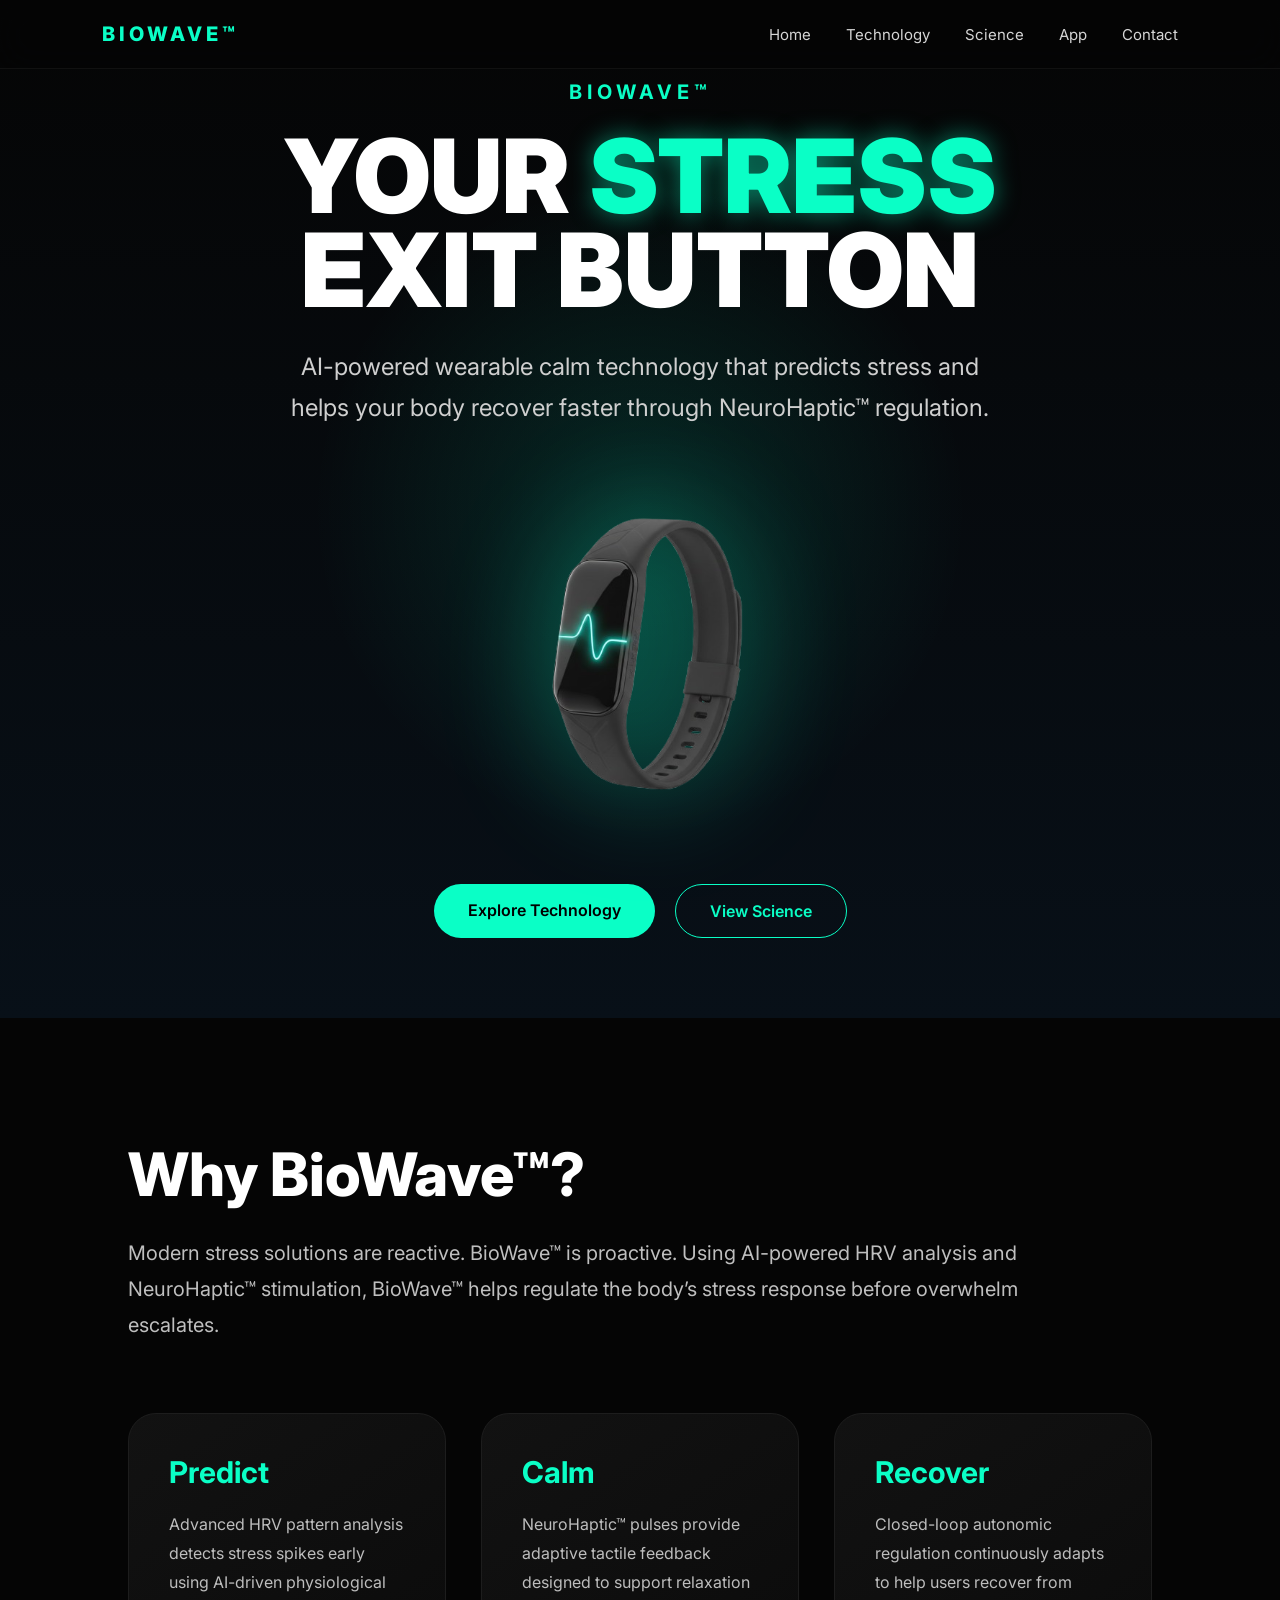
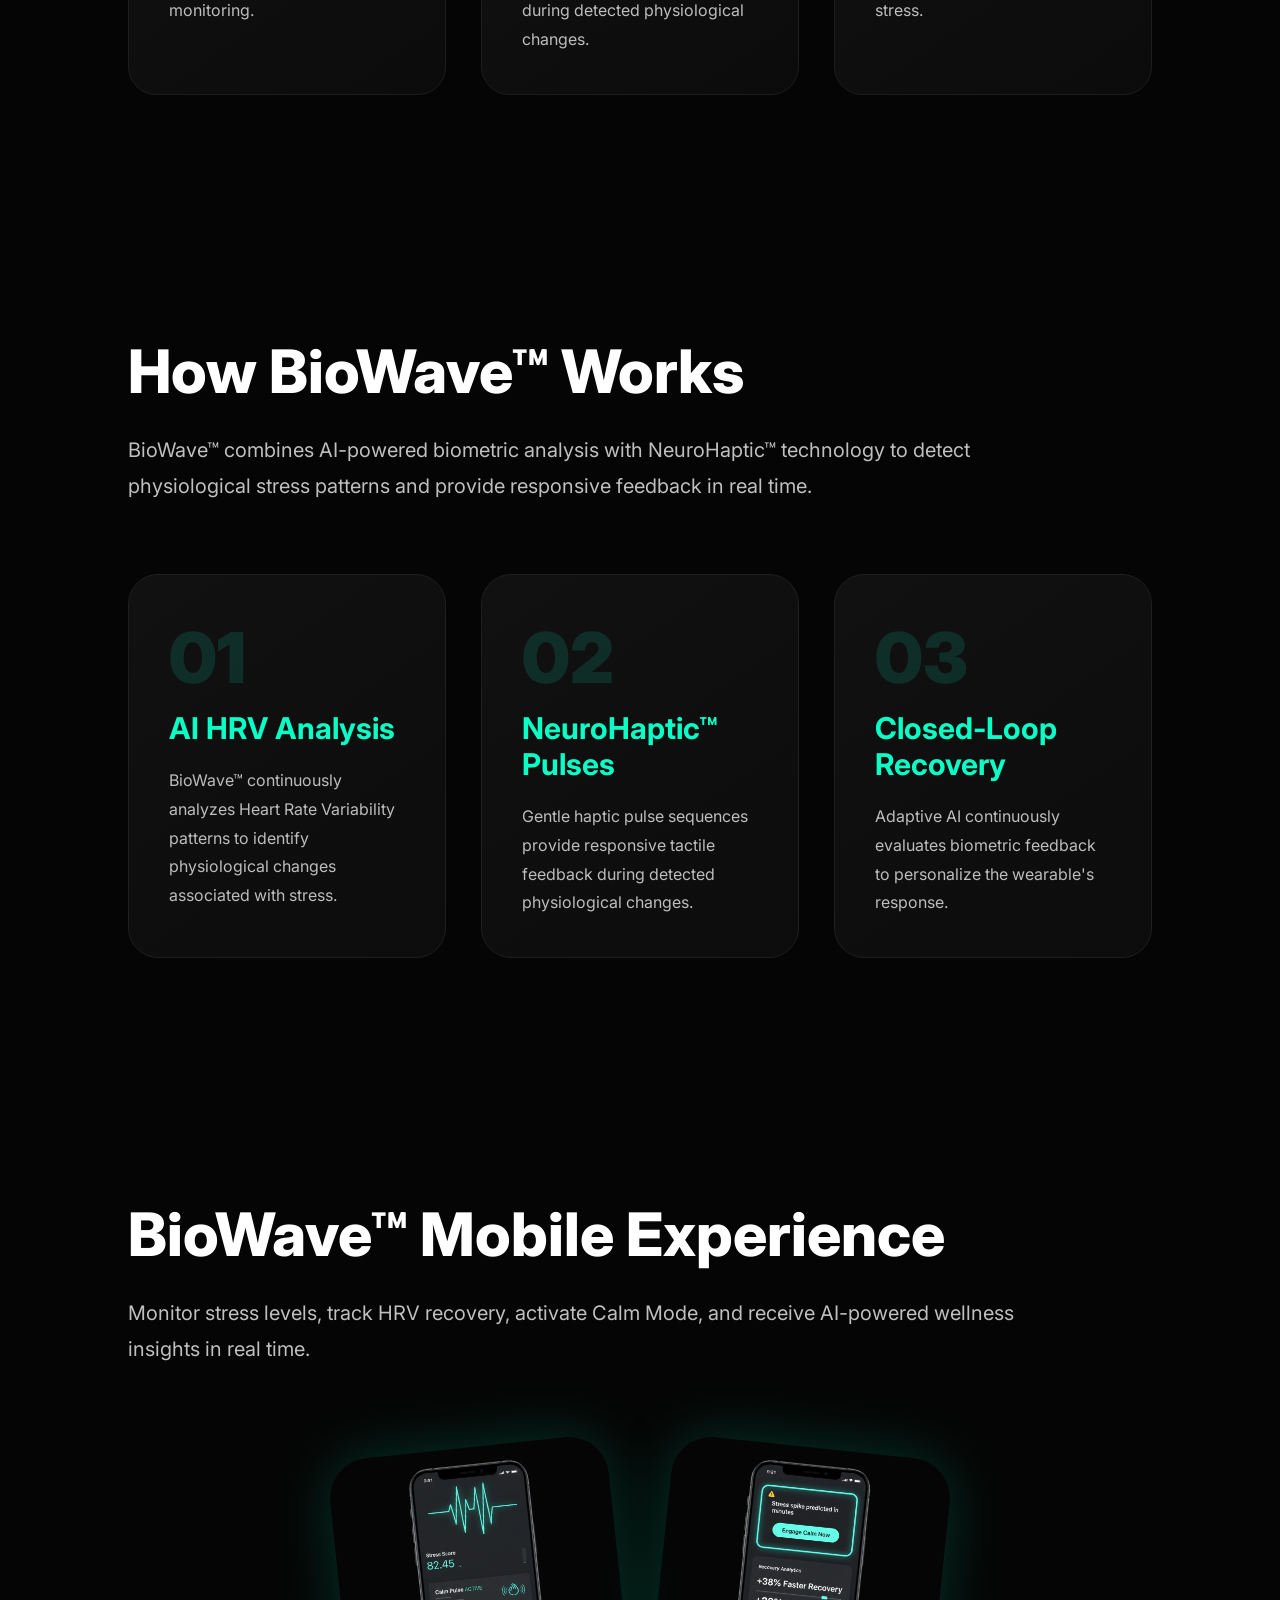
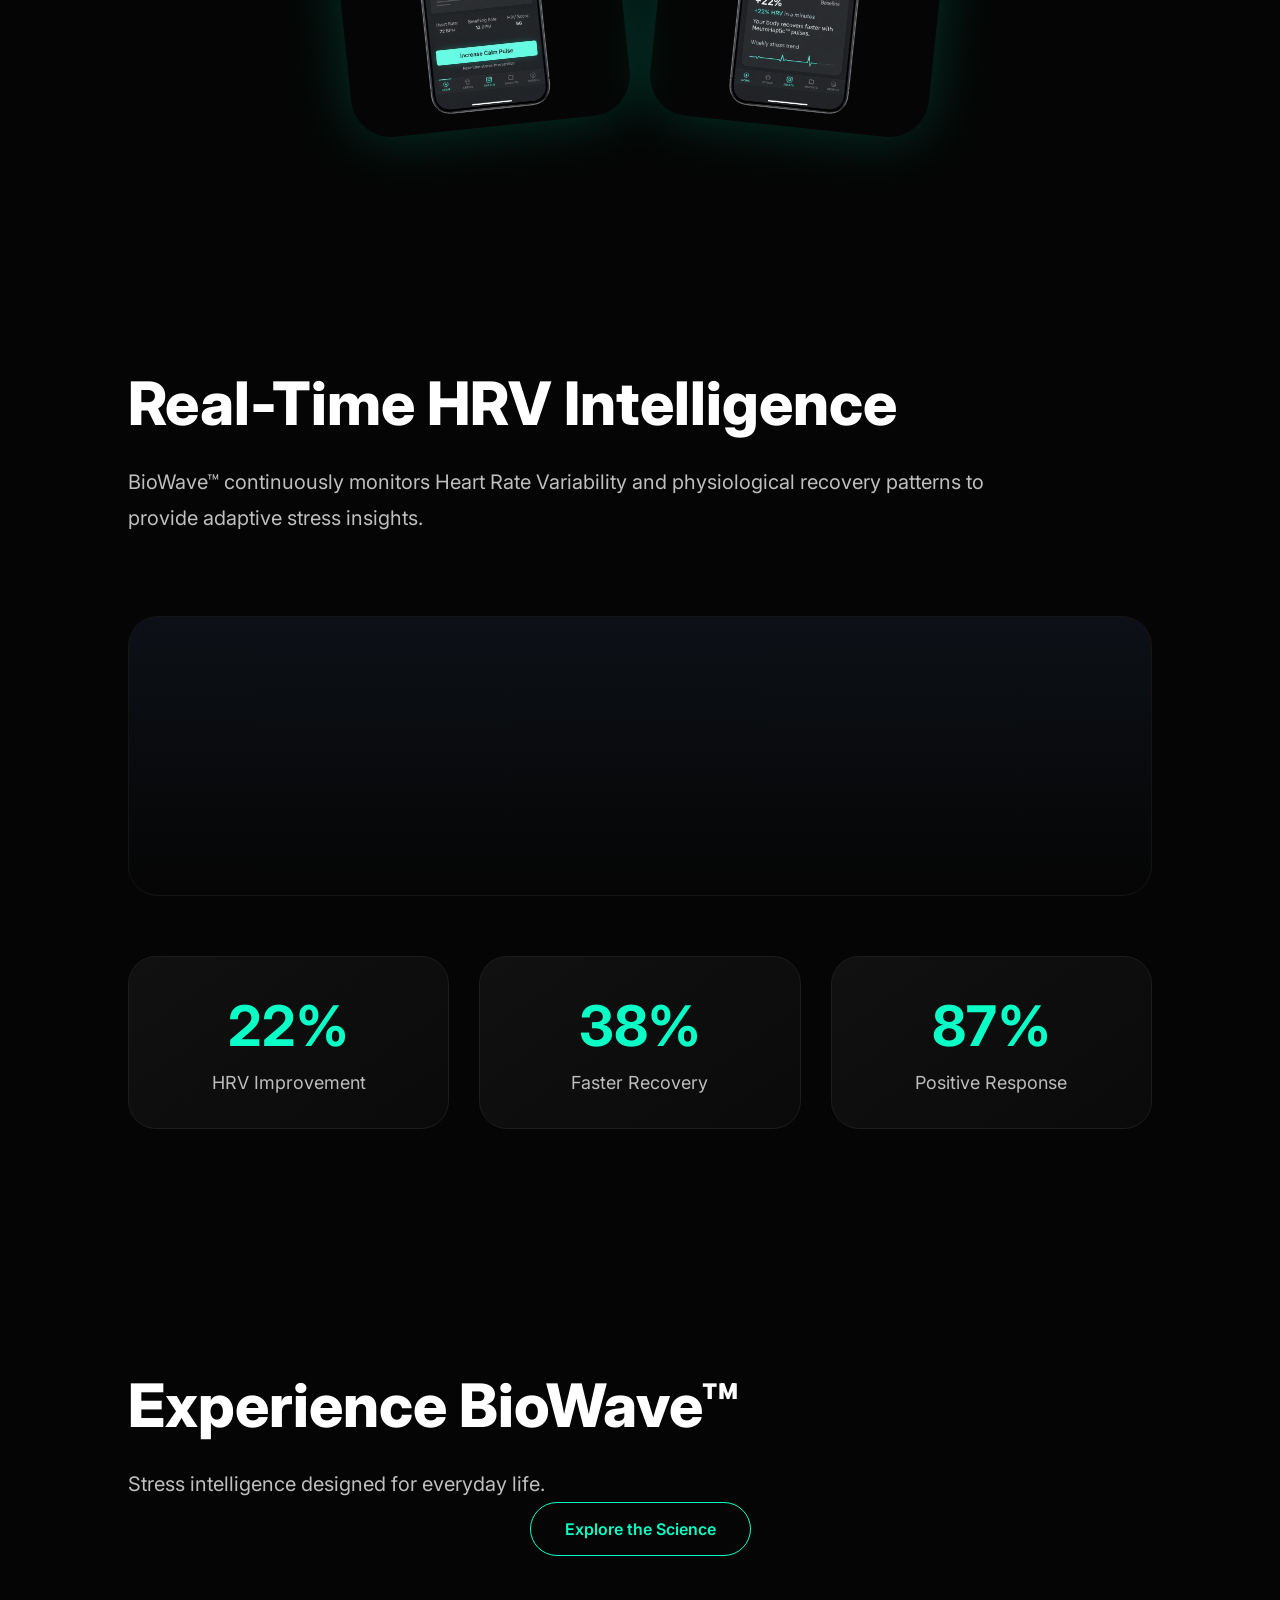
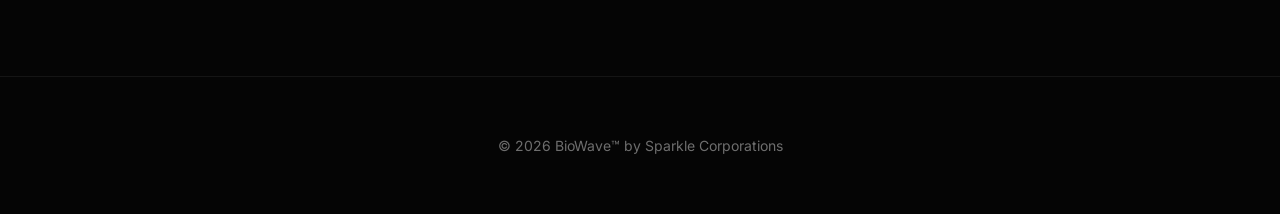
<file: index.html>
<!DOCTYPE html>
<html lang="en">

<head>
    <meta charset="UTF-8">
    <meta name="viewport" content="width=device-width, initial-scale=1.0">

    <title>BioWave™ | AI Stress Regulation</title>

    <link rel="preconnect" href="https://fonts.googleapis.com">
    <link rel="preconnect" href="https://fonts.gstatic.com" crossorigin>

    <link
        href="https://fonts.googleapis.com/css2?family=Inter:wght@300;400;600;700;900&display=swap"
        rel="stylesheet"
    >

    <link rel="stylesheet" href="style.css">
</head>

<body>

    <!-- =========================
         NAVIGATION
    ========================== -->

    <nav class="navbar">

        <div class="nav-logo">
            BIOWAVE™
        </div>

        <div class="nav-links">
            <a href="index.html">Home</a>
            <a href="#technology">Technology</a>
            <a href="study.html">Science</a>
            <a href="#app">App</a>
            <a href="#contact">Contact</a>
        </div>

    </nav>


    <!-- =========================
         HERO
    ========================== -->

    <section class="hero">

        <div class="logo">
            BIOWAVE™
        </div>

        <h1>
            YOUR <span class="highlight">STRESS</span><br>
            EXIT BUTTON
        </h1>

        <p class="subtitle">
            AI-powered wearable calm technology that predicts stress
            and helps your body recover faster through NeuroHaptic™ regulation.
        </p>

        <img
            src="Gemini_Generated_Image_-removebg-preview.png"
            class="bracelet"
            alt="BioWave™ stress management wearable"
        >

        <div class="buttons">

            <a
                <a href="technology.html" class="btn primary">
    Explore Technology
</a>

            <a
                href="study.html"
                class="btn secondary"
            >
                View Science
            </a>

        </div>

    </section>


    <!-- =========================
         WHY BIOWAVE
    ========================== -->

    <section class="section" id="technology">

        <h2 class="section-title">
            Why BioWave™?
        </h2>

        <p class="section-text">
            Modern stress solutions are reactive. BioWave™ is proactive.
            Using AI-powered HRV analysis and NeuroHaptic™ stimulation,
            BioWave™ helps regulate the body’s stress response before
            overwhelm escalates.
        </p>

        <div class="cards">

            <div class="card">

                <h3>
                    Predict
                </h3>

                <p>
                    Advanced HRV pattern analysis detects stress spikes
                    early using AI-driven physiological monitoring.
                </p>

            </div>


            <div class="card">

                <h3>
                    Calm
                </h3>

                <p>
                    NeuroHaptic™ pulses provide adaptive tactile feedback
                    designed to support relaxation during detected
                    physiological changes.
                </p>

            </div>


            <div class="card">

                <h3>
                    Recover
                </h3>

                <p>
                    Closed-loop autonomic regulation continuously adapts
                    to help users recover from stress.
                </p>

            </div>

        </div>

    </section>


    <!-- =========================
         HOW BIOWAVE WORKS
    ========================== -->

    <section class="section">

        <h2 class="section-title">
            How BioWave™ Works
        </h2>

        <p class="section-text">
            BioWave™ combines AI-powered biometric analysis with
            NeuroHaptic™ technology to detect physiological stress
            patterns and provide responsive feedback in real time.
        </p>


        <div class="tech-grid">

            <div class="tech-box">

                <div class="tech-number">
                    01
                </div>

                <h3>
                    AI HRV Analysis
                </h3>

                <p>
                    BioWave™ continuously analyzes Heart Rate Variability
                    patterns to identify physiological changes associated
                    with stress.
                </p>

            </div>


            <div class="tech-box">

                <div class="tech-number">
                    02
                </div>

                <h3>
                    NeuroHaptic™ Pulses
                </h3>

                <p>
                    Gentle haptic pulse sequences provide responsive
                    tactile feedback during detected physiological changes.
                </p>

            </div>


            <div class="tech-box">

                <div class="tech-number">
                    03
                </div>

                <h3>
                    Closed-Loop Recovery
                </h3>

                <p>
                    Adaptive AI continuously evaluates biometric feedback
                    to personalize the wearable's response.
                </p>

            </div>

        </div>

    </section>


    <!-- =========================
         MOBILE APP
    ========================== -->

    <section class="section app-section" id="app">

        <h2 class="section-title">
            BioWave™ Mobile Experience
        </h2>

        <p class="section-text">
            Monitor stress levels, track HRV recovery, activate Calm Mode,
            and receive AI-powered wellness insights in real time.
        </p>


        <div class="app-showcase">

            <img
                src="app1.png"
                class="phone left-phone"
                alt="BioWave™ mobile application"
            >

            <img
                src="app2.png"
                class="phone right-phone"
                alt="BioWave™ mobile application"
            >

        </div>

    </section>


    <!-- =========================
         HRV INTELLIGENCE
    ========================== -->

    <section class="section graph-section">

        <h2 class="section-title">
            Real-Time HRV Intelligence
        </h2>

        <p class="section-text">
            BioWave™ continuously monitors Heart Rate Variability and
            physiological recovery patterns to provide adaptive stress
            insights.
        </p>


        <div class="graph-container">

            <div class="graph-line"></div>

        </div>


        <div class="stats-grid">

            <div class="stat-box">

                <h3>
                    22%
                </h3>

                <p>
                    HRV Improvement
                </p>

            </div>


            <div class="stat-box">

                <h3>
                    38%
                </h3>

                <p>
                    Faster Recovery
                </p>

            </div>


            <div class="stat-box">

                <h3>
                    87%
                </h3>

                <p>
                    Positive Response
                </p>

            </div>

        </div>

    </section>


    <!-- =========================
         CONTACT
    ========================== -->

    <section
        class="section"
        id="contact"
    >

        <h2 class="section-title">
            Experience BioWave™
        </h2>

        <p class="section-text">
            Stress intelligence designed for everyday life.
        </p>

        <div class="buttons">

            <a
                href="study.html"
                class="btn secondary"
            >
                Explore the Science
            </a>

        </div>

    </section>


    <!-- =========================
         FOOTER
    ========================== -->

    <footer>

        © 2026 BioWave™ by Sparkle Corporations

    </footer>


</body>

</html>
</file>
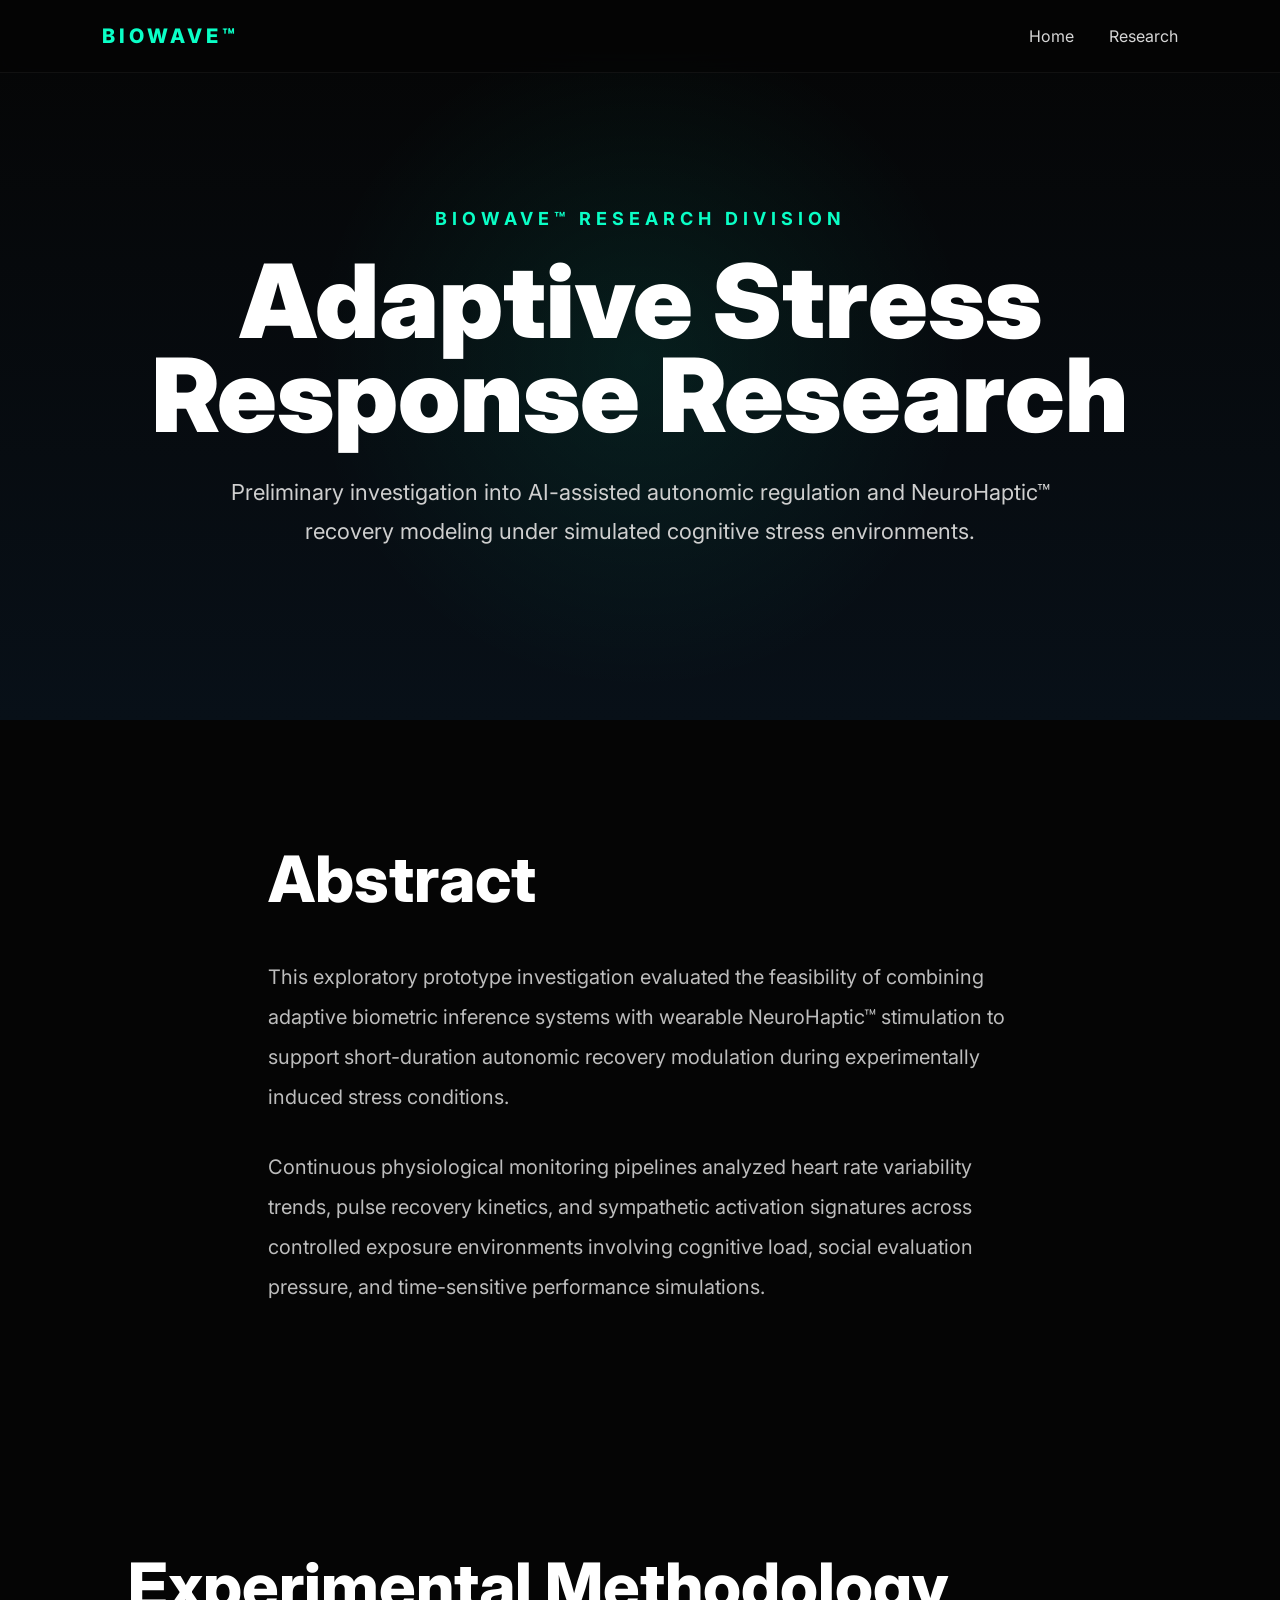
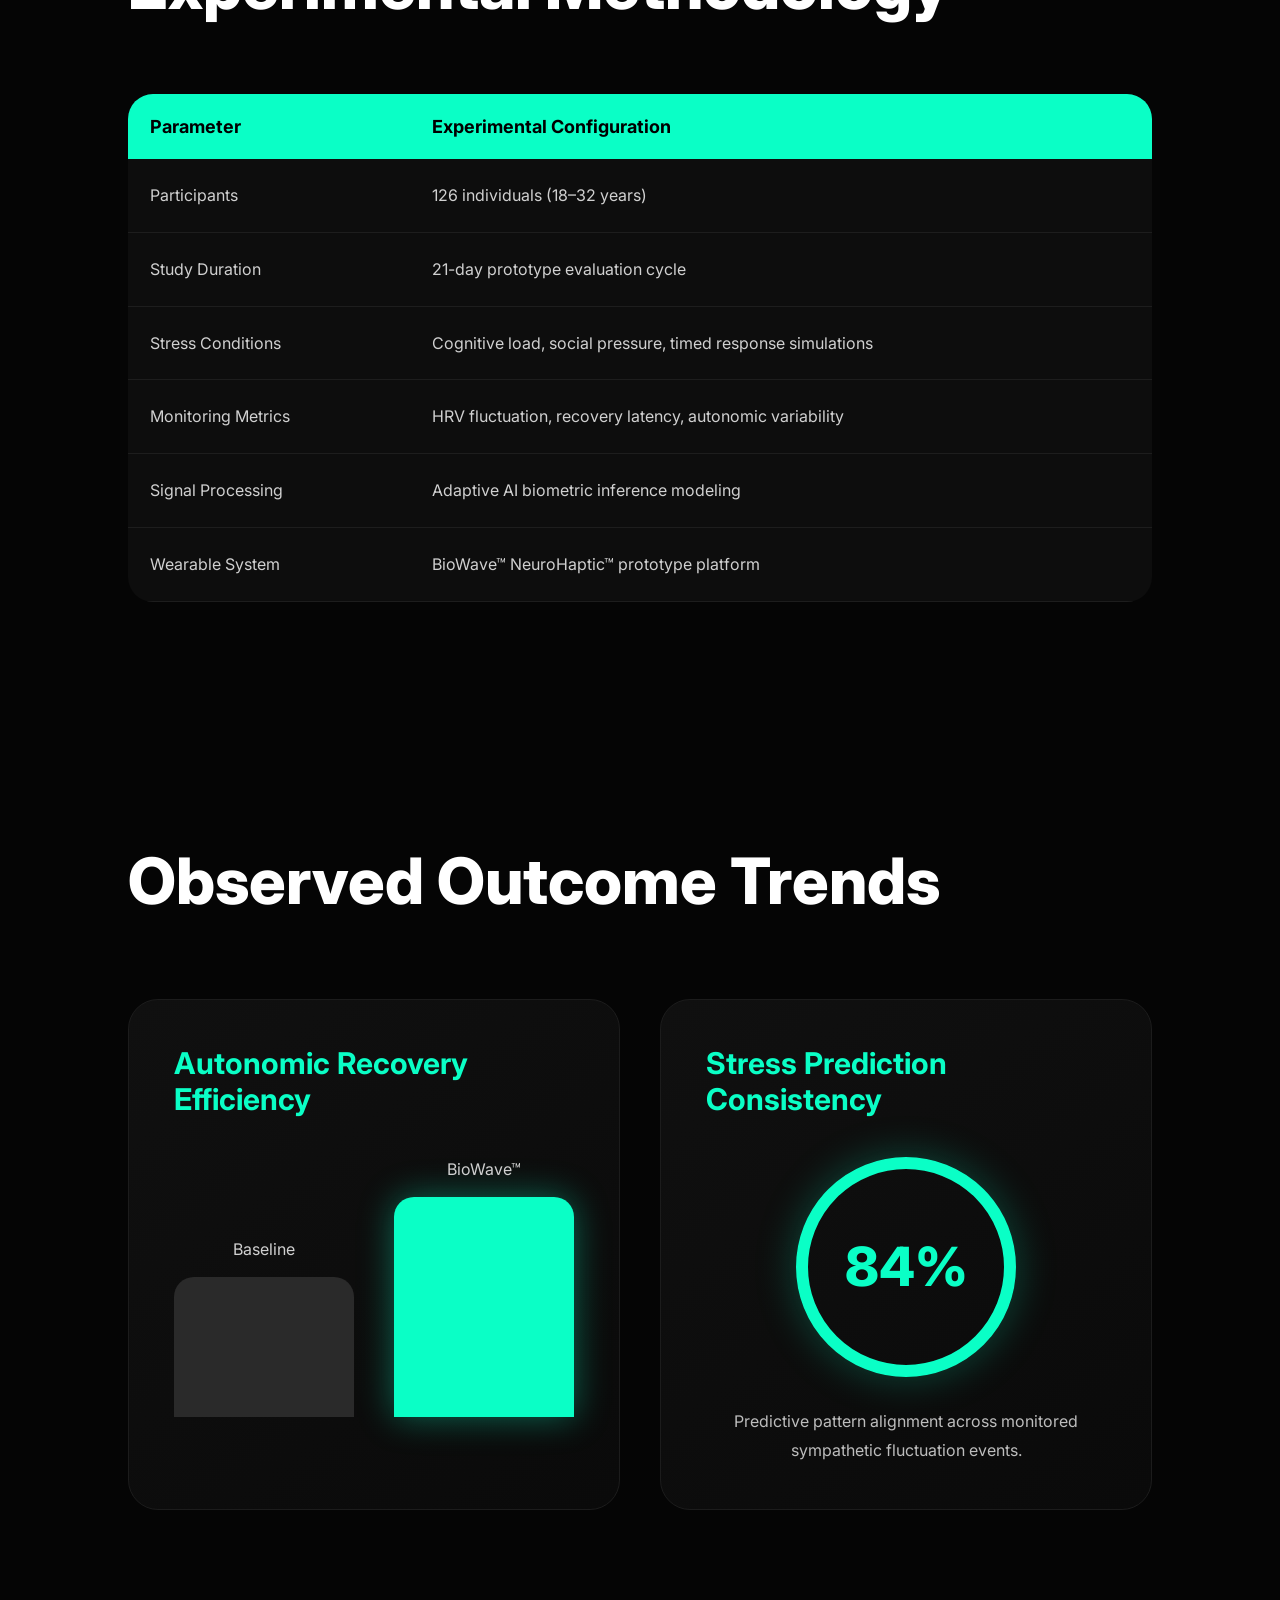
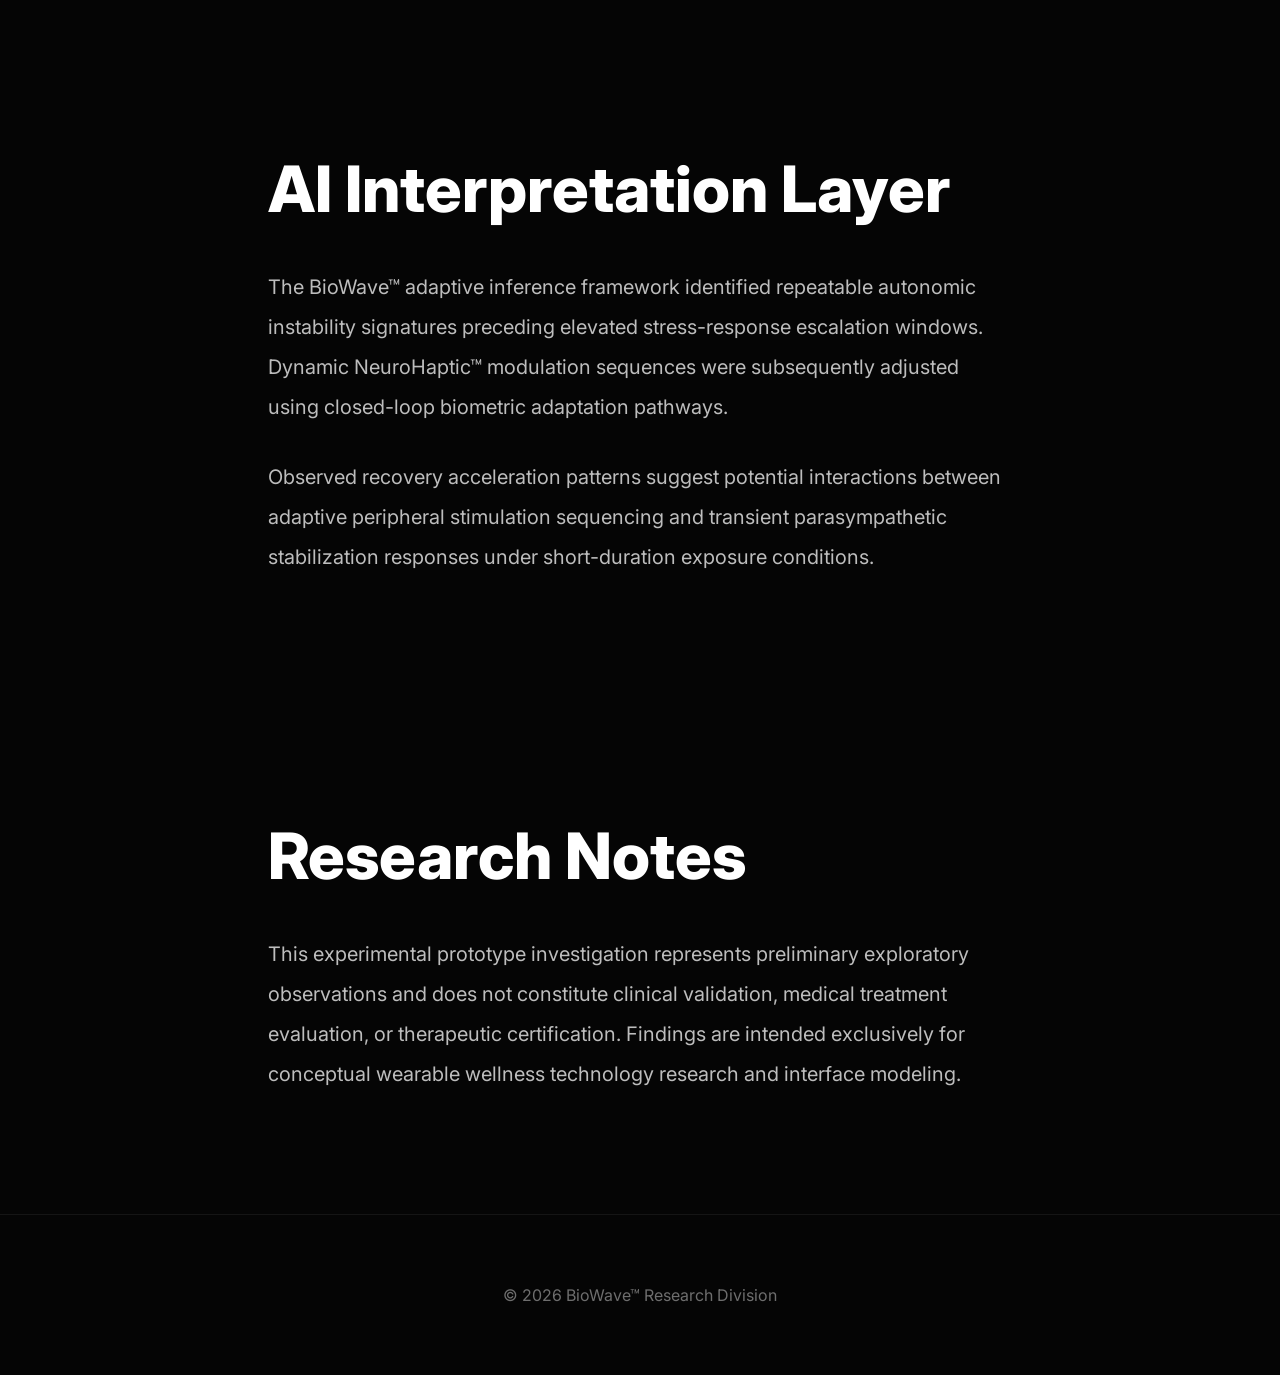
<file: study.html>
<!DOCTYPE html>
<html lang="en">

<head>

<meta charset="UTF-8">
<meta name="viewport" content="width=device-width, initial-scale=1.0">

<title>BioWave™ Research Division</title>

<link rel="stylesheet" href="study.css">

<link rel="preconnect" href="https://fonts.googleapis.com">
<link href="https://fonts.googleapis.com/css2?family=Inter:wght@300;400;600;700;900&display=swap" rel="stylesheet">

</head>

<body>

<body>

<nav class="navbar">

<div class="nav-logo">
BIOWAVE™
</div>

<div class="nav-links">

<a href="index.html">Home</a>
<a href="study.html">Research</a>

</div>

</nav>

<section class="hero study-hero">

<div class="glow"></div>

<div class="logo">
BIOWAVE™ RESEARCH DIVISION
</div>

<h1>
Adaptive Stress<br>
Response Research
</h1>

<p class="subtitle">
Preliminary investigation into AI-assisted autonomic regulation and NeuroHaptic™ recovery modeling under simulated cognitive stress environments.
</p>

</section>

<section class="section narrow-section">

<h2 class="section-title">
Abstract
</h2>

<p class="study-paragraph">
This exploratory prototype investigation evaluated the feasibility of combining adaptive biometric inference systems with wearable NeuroHaptic™ stimulation to support short-duration autonomic recovery modulation during experimentally induced stress conditions.
</p>

<p class="study-paragraph">
Continuous physiological monitoring pipelines analyzed heart rate variability trends, pulse recovery kinetics, and sympathetic activation signatures across controlled exposure environments involving cognitive load, social evaluation pressure, and time-sensitive performance simulations.
</p>

</section>

<section class="section">

<h2 class="section-title">
Experimental Methodology
</h2>

<div class="table-container">

<table class="study-table">

<tr>
<th>Parameter</th>
<th>Experimental Configuration</th>
</tr>

<tr>
<td>Participants</td>
<td>126 individuals (18–32 years)</td>
</tr>

<tr>
<td>Study Duration</td>
<td>21-day prototype evaluation cycle</td>
</tr>

<tr>
<td>Stress Conditions</td>
<td>Cognitive load, social pressure, timed response simulations</td>
</tr>

<tr>
<td>Monitoring Metrics</td>
<td>HRV fluctuation, recovery latency, autonomic variability</td>
</tr>

<tr>
<td>Signal Processing</td>
<td>Adaptive AI biometric inference modeling</td>
</tr>

<tr>
<td>Wearable System</td>
<td>BioWave™ NeuroHaptic™ prototype platform</td>
</tr>

</table>

</div>

</section>

<section class="section">

<h2 class="section-title">
Observed Outcome Trends
</h2>

<div class="chart-wrapper">

<div class="chart-card">

<h3>Autonomic Recovery Efficiency</h3>

<div class="bar-chart">

<div class="bar-group">
<div class="bar-label">Baseline</div>
<div class="bar baseline"></div>
</div>

<div class="bar-group">
<div class="bar-label">BioWave™</div>
<div class="bar improved"></div>
</div>

</div>

</div>

<div class="chart-card">

<h3>Stress Prediction Consistency</h3>

<div class="circular-chart">

<div class="circle">
84%
</div>

<p>
Predictive pattern alignment across monitored sympathetic fluctuation events.
</p>

</div>

</div>

</div>

</section>

<section class="section narrow-section">

<h2 class="section-title">
AI Interpretation Layer
</h2>

<p class="study-paragraph">
The BioWave™ adaptive inference framework identified repeatable autonomic instability signatures preceding elevated stress-response escalation windows. Dynamic NeuroHaptic™ modulation sequences were subsequently adjusted using closed-loop biometric adaptation pathways.
</p>

<p class="study-paragraph">
Observed recovery acceleration patterns suggest potential interactions between adaptive peripheral stimulation sequencing and transient parasympathetic stabilization responses under short-duration exposure conditions.
</p>

</section>

<section class="section narrow-section">

<h2 class="section-title">
Research Notes
</h2>

<p class="study-paragraph">
This experimental prototype investigation represents preliminary exploratory observations and does not constitute clinical validation, medical treatment evaluation, or therapeutic certification. Findings are intended exclusively for conceptual wearable wellness technology research and interface modeling.
</p>

</section>

<footer>
© 2026 BioWave™ Research Division
</footer>

</body>


</html>
</file>
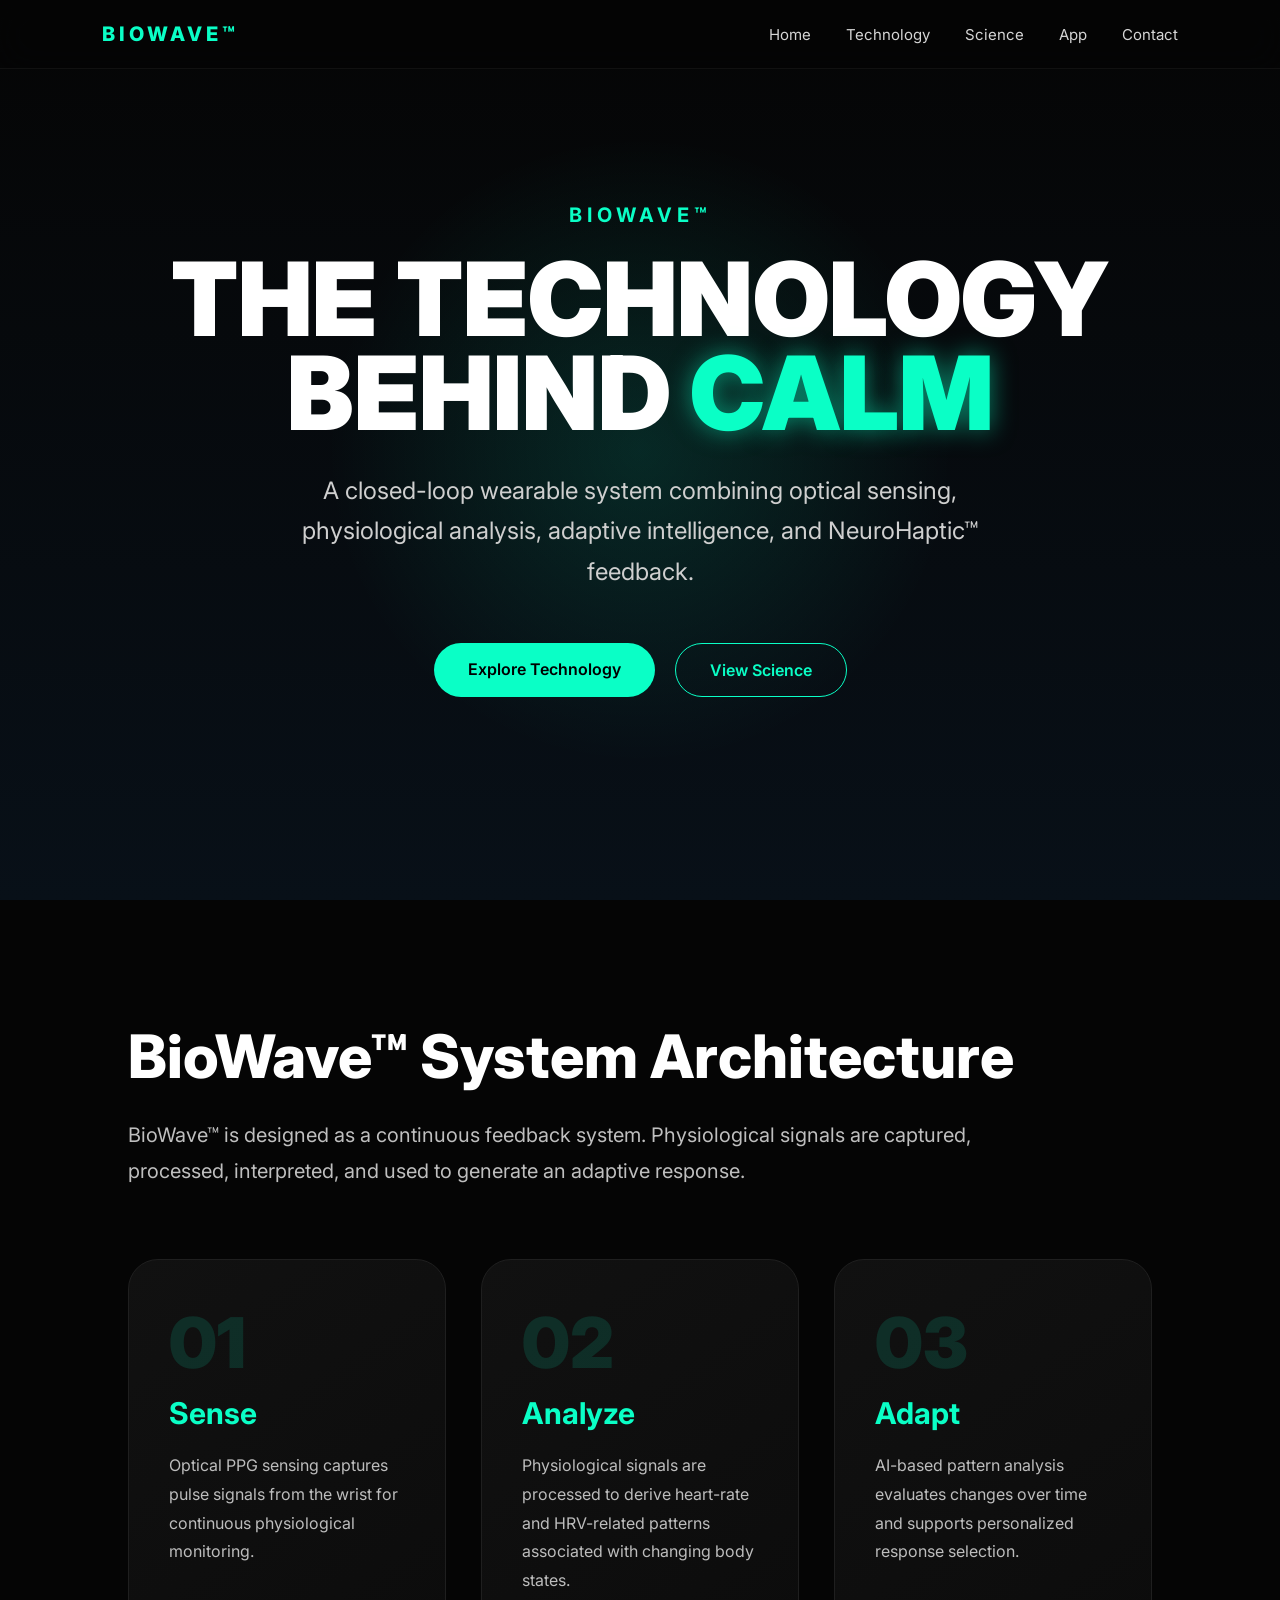
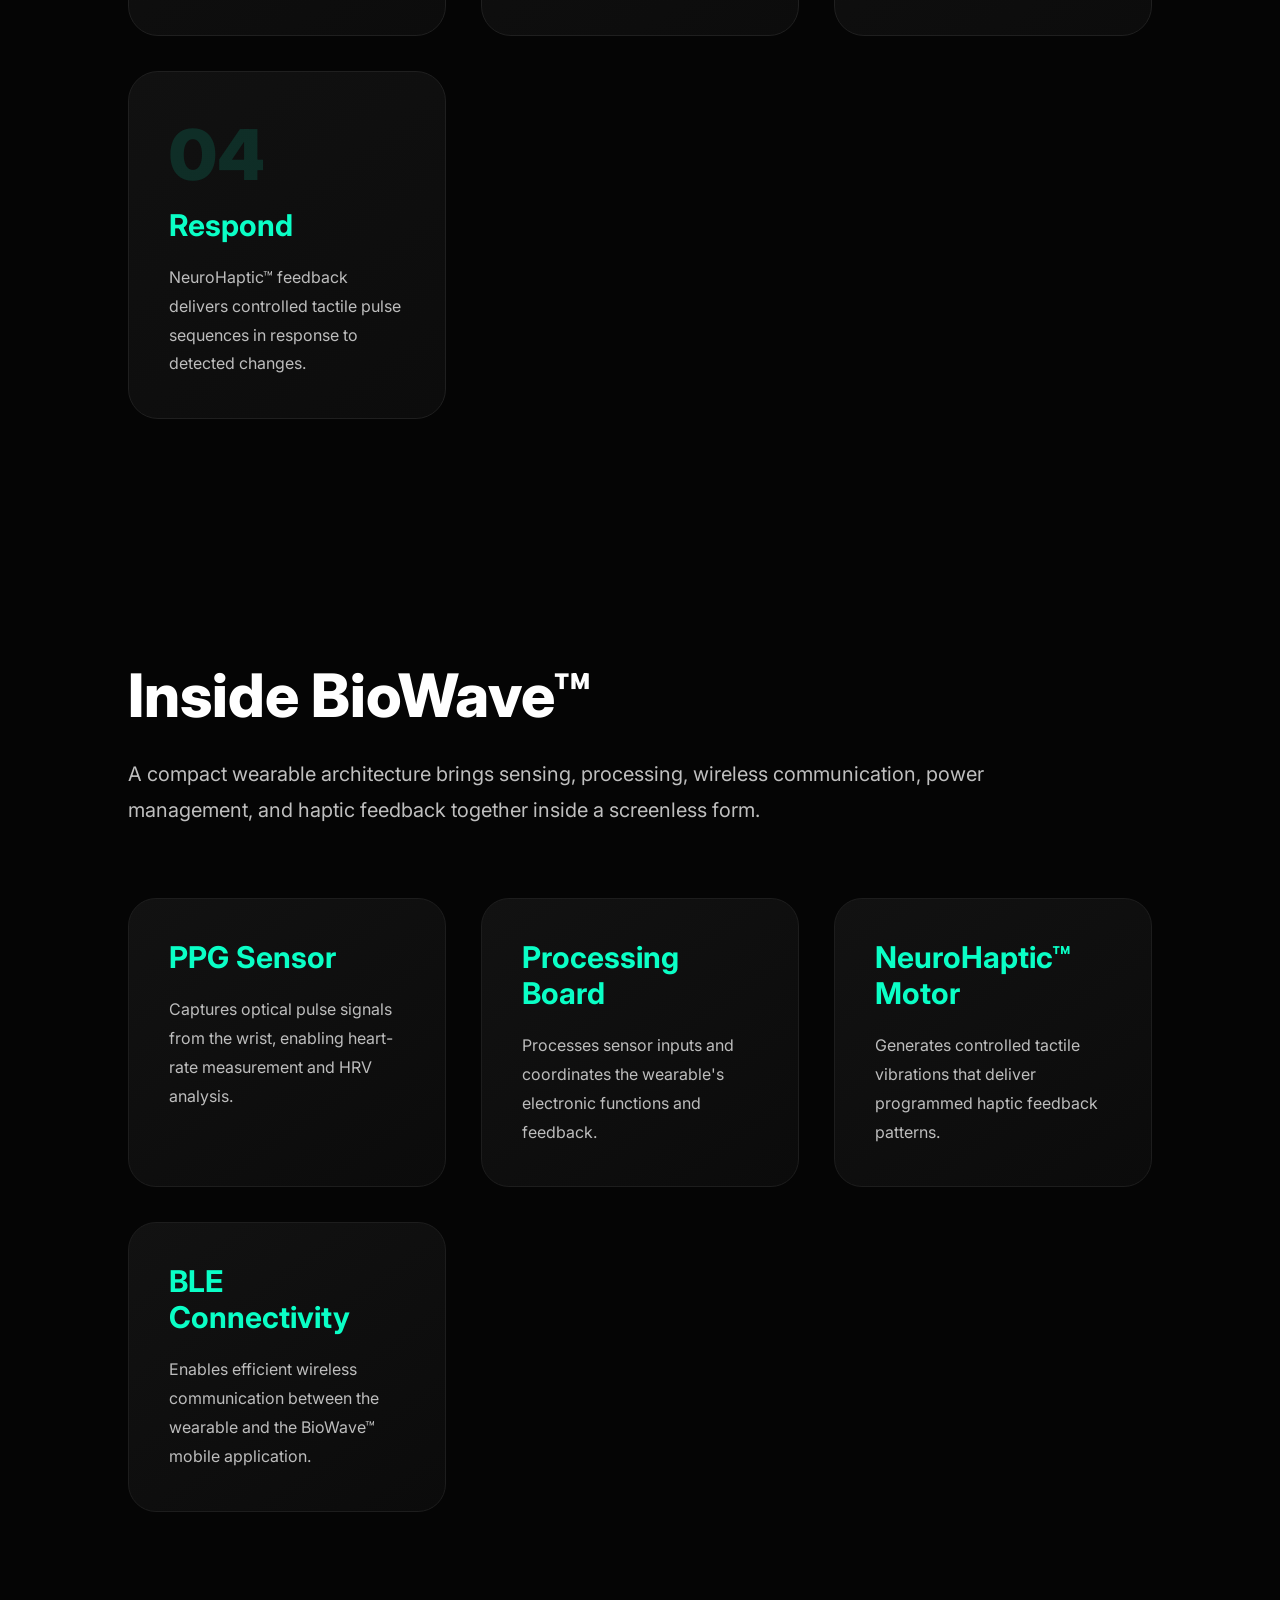
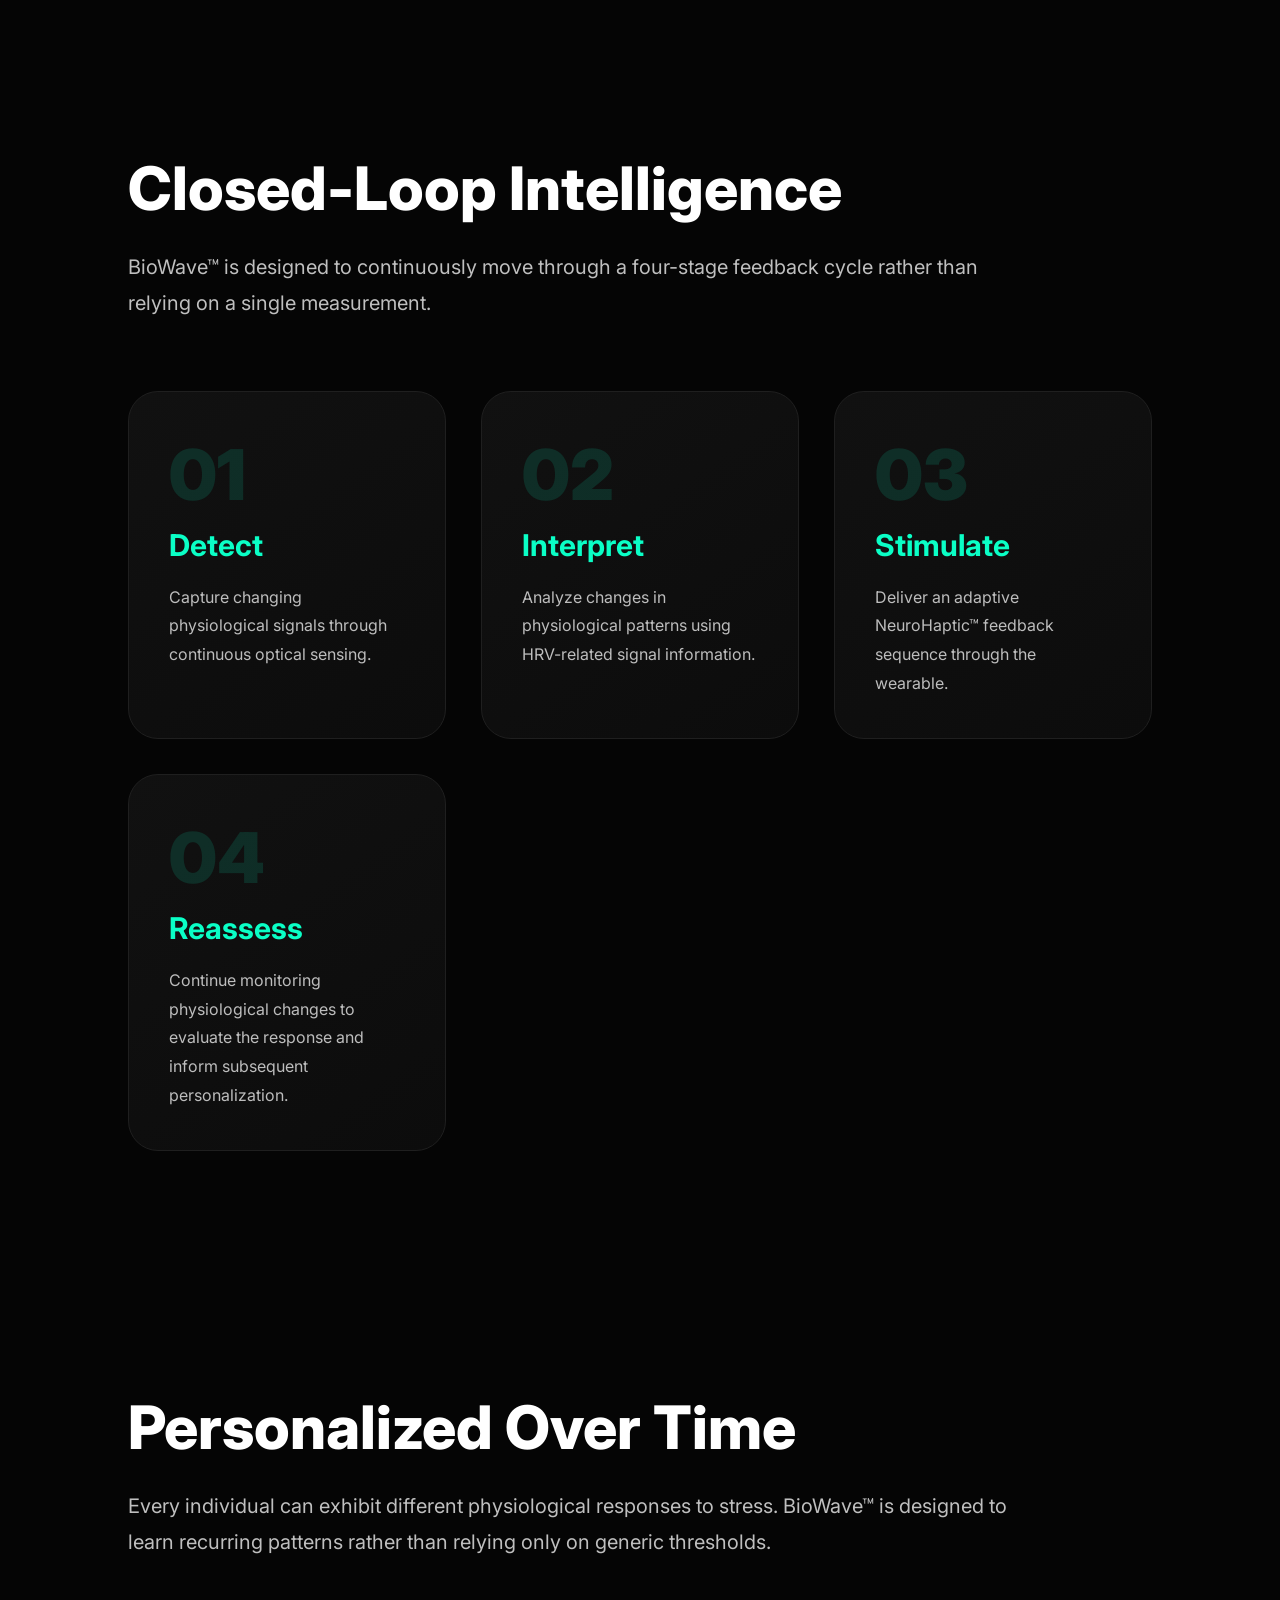
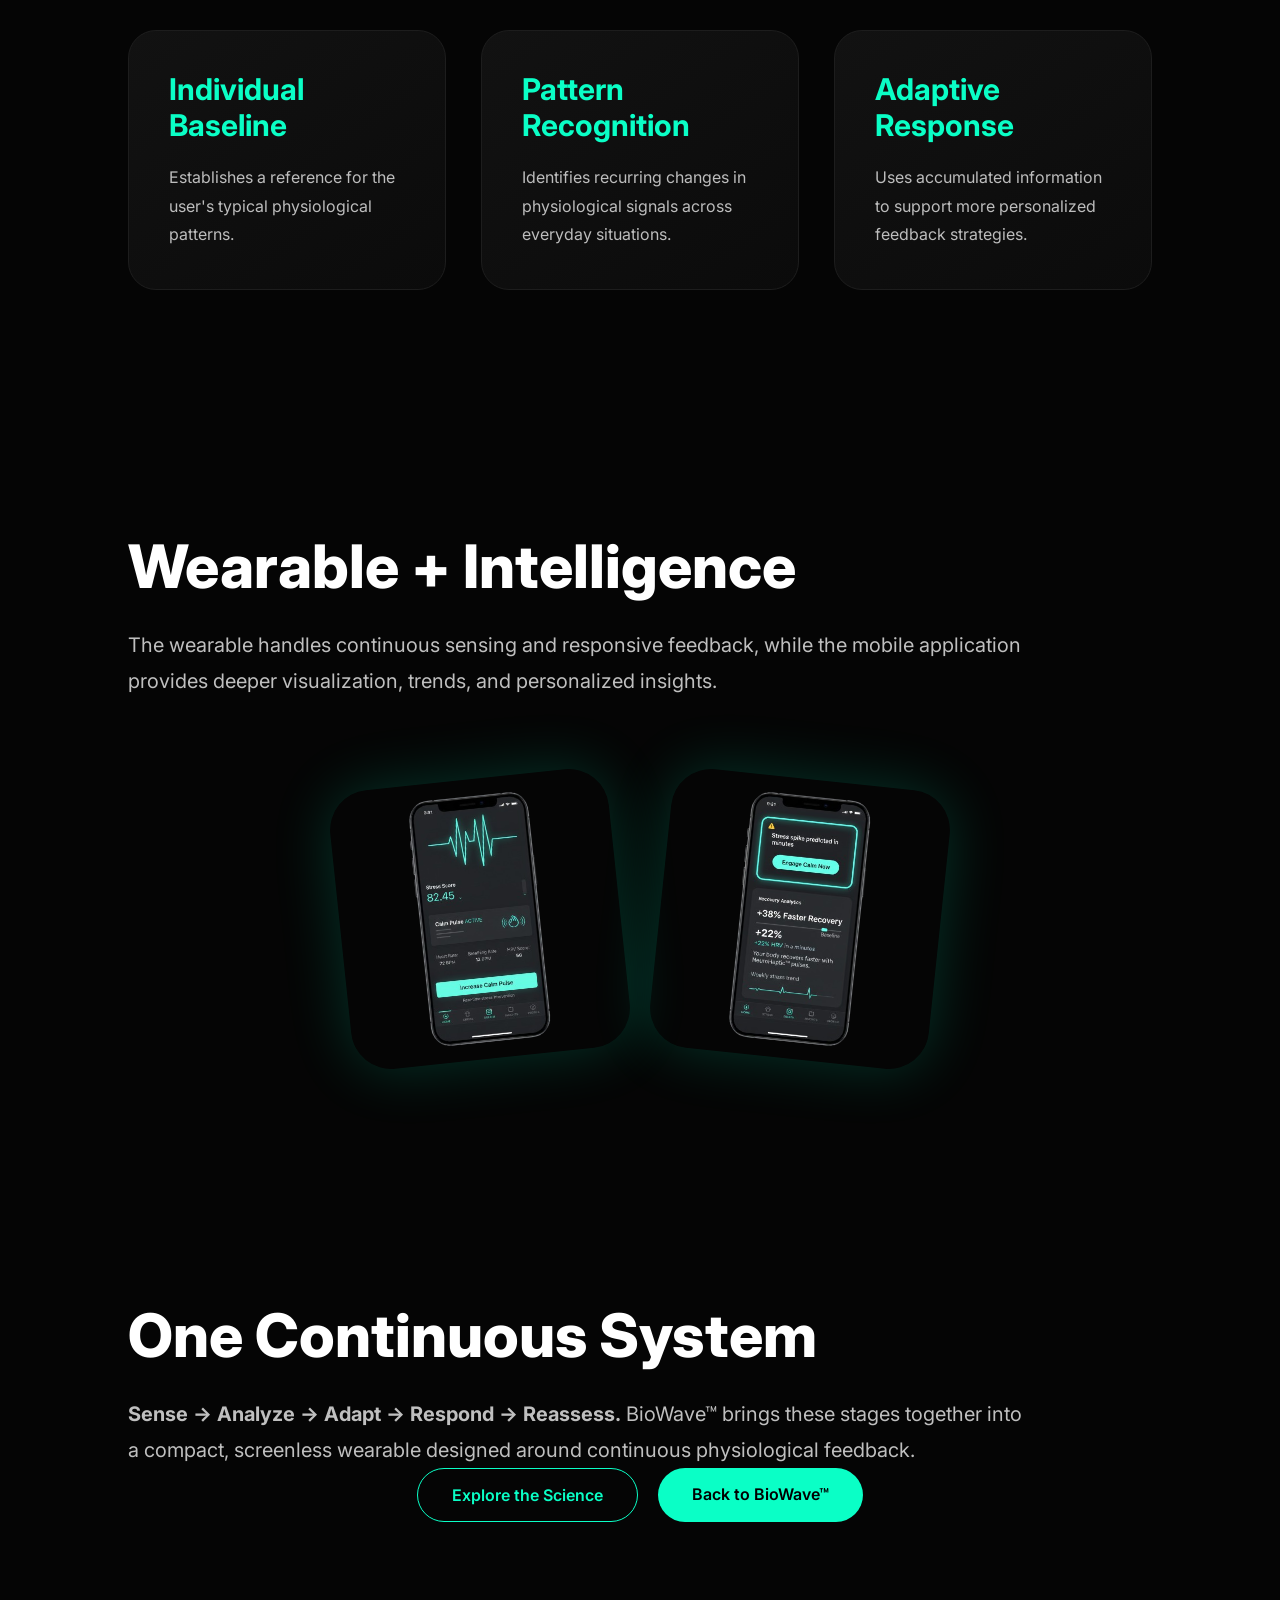
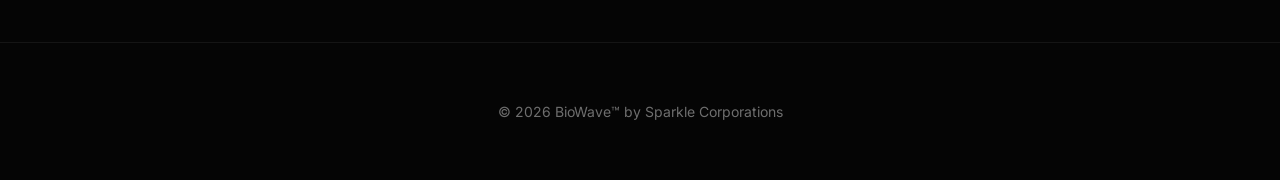
<file: technology.html>
<!DOCTYPE html>
<html lang="en">

<head>
    <meta charset="UTF-8">
    <meta name="viewport" content="width=device-width, initial-scale=1.0">

    <title>BioWave™ | Technology</title>

    <link rel="preconnect" href="https://fonts.googleapis.com">
    <link rel="preconnect" href="https://fonts.gstatic.com" crossorigin>

    <link
        href="https://fonts.googleapis.com/css2?family=Inter:wght@300;400;600;700;900&display=swap"
        rel="stylesheet"
    >

    <link rel="stylesheet" href="style.css">
</head>

<body>

    <!-- =========================
         NAVIGATION
    ========================== -->

    <nav class="navbar">

        <div class="nav-logo">
            BIOWAVE™
        </div>

        <div class="nav-links">

            <a href="index.html">
                Home
            </a>

            <a href="technology.html">
                Technology
            </a>

            <a href="study.html">
                Science
            </a>

            <a href="index.html#app">
                App
            </a>

            <a href="index.html#contact">
                Contact
            </a>

        </div>

    </nav>


    <!-- =========================
         TECHNOLOGY HERO
    ========================== -->

    <section class="hero technology-hero">

        <div class="logo">
            BIOWAVE™
        </div>

        <h1>
            THE TECHNOLOGY<br>
            BEHIND <span class="highlight">CALM</span>
        </h1>

        <p class="subtitle">
            A closed-loop wearable system combining optical sensing,
            physiological analysis, adaptive intelligence, and
            NeuroHaptic™ feedback.
        </p>

        <div class="buttons">

            <a
                href="#architecture"
                class="btn primary"
            >
                Explore Technology
            </a>

            <a
                href="study.html"
                class="btn secondary"
            >
                View Science
            </a>

        </div>

    </section>


    <!-- =========================
         SYSTEM ARCHITECTURE
    ========================== -->

    <section class="section" id="architecture">

        <h2 class="section-title">
            BioWave™ System Architecture
        </h2>

        <p class="section-text">
            BioWave™ is designed as a continuous feedback system.
            Physiological signals are captured, processed, interpreted,
            and used to generate an adaptive response.
        </p>


        <div class="tech-grid">

            <div class="tech-box">

                <div class="tech-number">
                    01
                </div>

                <h3>
                    Sense
                </h3>

                <p>
                    Optical PPG sensing captures pulse signals from
                    the wrist for continuous physiological monitoring.
                </p>

            </div>


            <div class="tech-box">

                <div class="tech-number">
                    02
                </div>

                <h3>
                    Analyze
                </h3>

                <p>
                    Physiological signals are processed to derive
                    heart-rate and HRV-related patterns associated
                    with changing body states.
                </p>

            </div>


            <div class="tech-box">

                <div class="tech-number">
                    03
                </div>

                <h3>
                    Adapt
                </h3>

                <p>
                    AI-based pattern analysis evaluates changes over
                    time and supports personalized response selection.
                </p>

            </div>


            <div class="tech-box">

                <div class="tech-number">
                    04
                </div>

                <h3>
                    Respond
                </h3>

                <p>
                    NeuroHaptic™ feedback delivers controlled tactile
                    pulse sequences in response to detected changes.
                </p>

            </div>

        </div>

    </section>


    <!-- =========================
         HARDWARE
    ========================== -->

    <section class="section">

        <h2 class="section-title">
            Inside BioWave™
        </h2>

        <p class="section-text">
            A compact wearable architecture brings sensing,
            processing, wireless communication, power management,
            and haptic feedback together inside a screenless form.
        </p>


        <div class="cards">

            <div class="card">

                <h3>
                    PPG Sensor
                </h3>

                <p>
                    Captures optical pulse signals from the wrist,
                    enabling heart-rate measurement and HRV analysis.
                </p>

            </div>


            <div class="card">

                <h3>
                    Processing Board
                </h3>

                <p>
                    Processes sensor inputs and coordinates the
                    wearable's electronic functions and feedback.
                </p>

            </div>


            <div class="card">

                <h3>
                    NeuroHaptic™ Motor
                </h3>

                <p>
                    Generates controlled tactile vibrations that
                    deliver programmed haptic feedback patterns.
                </p>

            </div>


            <div class="card">

                <h3>
                    BLE Connectivity
                </h3>

                <p>
                    Enables efficient wireless communication between
                    the wearable and the BioWave™ mobile application.
                </p>

            </div>

        </div>

    </section>


    <!-- =========================
         CLOSED LOOP
    ========================== -->

    <section class="section">

        <h2 class="section-title">
            Closed-Loop Intelligence
        </h2>

        <p class="section-text">
            BioWave™ is designed to continuously move through a
            four-stage feedback cycle rather than relying on a
            single measurement.
        </p>


        <div class="tech-grid">

            <div class="tech-box">

                <div class="tech-number">
                    01
                </div>

                <h3>
                    Detect
                </h3>

                <p>
                    Capture changing physiological signals through
                    continuous optical sensing.
                </p>

            </div>


            <div class="tech-box">

                <div class="tech-number">
                    02
                </div>

                <h3>
                    Interpret
                </h3>

                <p>
                    Analyze changes in physiological patterns using
                    HRV-related signal information.
                </p>

            </div>


            <div class="tech-box">

                <div class="tech-number">
                    03
                </div>

                <h3>
                    Stimulate
                </h3>

                <p>
                    Deliver an adaptive NeuroHaptic™ feedback sequence
                    through the wearable.
                </p>

            </div>


            <div class="tech-box">

                <div class="tech-number">
                    04
                </div>

                <h3>
                    Reassess
                </h3>

                <p>
                    Continue monitoring physiological changes to
                    evaluate the response and inform subsequent
                    personalization.
                </p>

            </div>

        </div>

    </section>


    <!-- =========================
         PERSONALIZATION
    ========================== -->

    <section class="section">

        <h2 class="section-title">
            Personalized Over Time
        </h2>

        <p class="section-text">
            Every individual can exhibit different physiological
            responses to stress. BioWave™ is designed to learn
            recurring patterns rather than relying only on generic
            thresholds.
        </p>


        <div class="cards">

            <div class="card">

                <h3>
                    Individual Baseline
                </h3>

                <p>
                    Establishes a reference for the user's typical
                    physiological patterns.
                </p>

            </div>


            <div class="card">

                <h3>
                    Pattern Recognition
                </h3>

                <p>
                    Identifies recurring changes in physiological
                    signals across everyday situations.
                </p>

            </div>


            <div class="card">

                <h3>
                    Adaptive Response
                </h3>

                <p>
                    Uses accumulated information to support more
                    personalized feedback strategies.
                </p>

            </div>

        </div>

    </section>


    <!-- =========================
         MOBILE CONNECTION
    ========================== -->

    <section class="section app-section">

        <h2 class="section-title">
            Wearable + Intelligence
        </h2>

        <p class="section-text">
            The wearable handles continuous sensing and responsive
            feedback, while the mobile application provides deeper
            visualization, trends, and personalized insights.
        </p>


        <div class="app-showcase">

            <img
                src="app1.png"
                class="phone left-phone"
                alt="BioWave™ mobile application"
            >

            <img
                src="app2.png"
                class="phone right-phone"
                alt="BioWave™ mobile application"
            >

        </div>

    </section>


    <!-- =========================
         TECHNOLOGY SUMMARY
    ========================== -->

    <section class="section">

        <h2 class="section-title">
            One Continuous System
        </h2>

        <p class="section-text">
            <strong>Sense → Analyze → Adapt → Respond → Reassess.</strong>
            BioWave™ brings these stages together into a compact,
            screenless wearable designed around continuous physiological
            feedback.
        </p>


        <div class="buttons">

            <a
                href="study.html"
                class="btn secondary"
            >
                Explore the Science
            </a>

            <a
                href="index.html"
                class="btn primary"
            >
                Back to BioWave™
            </a>

        </div>

    </section>


    <!-- =========================
         FOOTER
    ========================== -->

    <footer>

        © 2026 BioWave™ by Sparkle Corporations

    </footer>


</body>

</html>
</file>
<file: style.css>
*{
margin:0;
padding:0;
box-sizing:border-box;
}
.navbar{

position:fixed;

top:0;
left:0;

width:100%;

padding:22px 8%;

display:flex;

justify-content:space-between;
align-items:center;

background:rgba(5,5,5,0.65);

backdrop-filter:blur(18px);

z-index:999;

border-bottom:
1px solid rgba(255,255,255,0.05);
}

.nav-logo{

font-size:20px;

font-weight:800;

letter-spacing:4px;

color:#0affc6;
}

.nav-links{

display:flex;

gap:35px;
}

.nav-links a{

text-decoration:none;

color:#d6d6d6;

font-size:15px;

transition:0.3s;
}

.nav-links a:hover{

color:#0affc6;
}

@media(max-width:768px){

.nav-links{

display:none;
}

}
*{
margin:0;
padding:0;
box-sizing:border-box;
}

body{
font-family:'Inter',sans-serif;
background:#050505;
color:white;
overflow-x:hidden;
}

.hero{

min-height:100vh;

display:flex;
justify-content:center;
align-items:center;
flex-direction:column;

text-align:center;

padding:80px 20px;

background:
radial-gradient(circle at center,#0affc620 0%,transparent 40%),
linear-gradient(to bottom,#050505,#081018);
}

.logo{

font-size:20px;
letter-spacing:5px;

color:#0affc6;

font-weight:700;

margin-bottom:25px;
}

h1{

font-size:clamp(52px,8vw,110px);

line-height:0.92;

font-weight:900;

max-width:1000px;

margin-bottom:30px;
}

.highlight{

color:#0affc6;

text-shadow:
0 0 25px #0affc680;
}

.subtitle{

max-width:760px;

font-size:clamp(18px,2vw,24px);

line-height:1.7;

color:#cfcfcf;

margin-bottom:50px;

padding:0 15px;
}

.bracelet{

width:min(360px,75vw);

margin-bottom:45px;

filter:
drop-shadow(0 0 55px #0affc660);

animation:float 4s ease-in-out infinite;
}

@keyframes float{

0%{
transform:translateY(0px);
}

50%{
transform:translateY(-16px);
}

100%{
transform:translateY(0px);
}

}

.buttons{

display:flex;
gap:20px;

flex-wrap:wrap;

justify-content:center;
}

.btn{

padding:16px 34px;

border-radius:50px;

font-size:16px;

text-decoration:none;

font-weight:600;

transition:0.3s;
}

.primary{

background:#0affc6;

color:black;
}

.primary:hover{

transform:translateY(-4px);

box-shadow:
0 0 30px #0affc680;
}

.secondary{

border:1px solid #0affc6;

color:#0affc6;
}

.secondary:hover{

background:#0affc615;
}

.section{

padding:120px 10%;
}

.section-title{

font-size:clamp(40px,5vw,60px);

font-weight:800;

margin-bottom:25px;
}

.section-text{

font-size:20px;

line-height:1.8;

max-width:900px;

color:#bfbfbf;
}

.cards{

margin-top:70px;

display:grid;

grid-template-columns:
repeat(auto-fit,minmax(280px,1fr));

gap:35px;
}

.card{

background:
linear-gradient(
145deg,
#121212,
#0b0b0b);

padding:40px;

border-radius:28px;

border:
1px solid #1d1d1d;

transition:0.4s;
}

.card:hover{

transform:translateY(-10px);

border-color:#0affc6;

box-shadow:
0 0 40px #0affc620;
}

.card h3{

font-size:30px;

margin-bottom:20px;

color:#0affc6;
}

.card p{

line-height:1.8;

color:#bdbdbd;
}

.tech-grid{

margin-top:70px;

display:grid;

grid-template-columns:
repeat(auto-fit,minmax(300px,1fr));

gap:35px;
}

.tech-box{

background:
linear-gradient(
145deg,
#111111,
#0c0c0c);

padding:40px;

border-radius:30px;

border:
1px solid #1f1f1f;

transition:0.4s;
}

.tech-box:hover{

transform:translateY(-10px);

border-color:#0affc6;

box-shadow:
0 0 40px #0affc620;
}

.tech-number{

font-size:70px;

font-weight:900;

color:#0affc620;

margin-bottom:10px;
}

.tech-box h3{

font-size:30px;

margin-bottom:20px;

color:#0affc6;
}

.tech-box p{

line-height:1.8;

color:#bdbdbd;
}

.app-showcase{

margin-top:80px;

display:flex;

justify-content:center;

align-items:center;

gap:40px;

flex-wrap:wrap;
}

.phone{

width:min(280px,75vw);

border-radius:40px;

box-shadow:
0 0 60px #0affc630;

transition:0.5s;
}

.phone:hover{

transform:
translateY(-12px)
scale(1.03);
}

.left-phone{

transform:rotate(-6deg);
}

.right-phone{

transform:rotate(6deg);
}

.left-phone:hover{

transform:
rotate(-3deg)
translateY(-12px)
scale(1.03);
}

.right-phone:hover{

transform:
rotate(3deg)
translateY(-12px)
scale(1.03);
}
  
.graph-container{

margin-top:80px;

height:280px;

border-radius:30px;

background:
linear-gradient(
180deg,
#0d1117,
#050505);

position:relative;

overflow:hidden;

border:
1px solid #151515;
}

.graph-line{

position:absolute;

width:200%;

height:100%;

background:
url("https://svgshare.com/i/15jv.svg");

background-size:contain;

background-repeat:repeat-x;

animation:moveGraph 12s linear infinite;

opacity:0.9;
}

@keyframes moveGraph{

0%{
transform:translateX(0);
}

100%{
transform:translateX(-50%);
}

}

.stats-grid{

margin-top:60px;

display:grid;

grid-template-columns:
repeat(auto-fit,minmax(220px,1fr));

gap:30px;
}

.stat-box{

background:
linear-gradient(
145deg,
#111111,
#0a0a0a);

padding:35px;

border-radius:28px;

text-align:center;

border:
1px solid #1d1d1d;

transition:0.4s;
}

.stat-box:hover{

transform:translateY(-10px);

border-color:#0affc6;

box-shadow:
0 0 35px #0affc620;
}

.stat-box h3{

font-size:56px;

color:#0affc6;

margin-bottom:12px;
}

.stat-box p{

color:#bdbdbd;

font-size:18px;
}
  
footer{

padding:60px 20px;

text-align:center;

border-top:
1px solid #151515;

color:#6e6e6e;

font-size:14px;
}

@media(max-width:768px){

.hero{

.narrow-section{

max-width:1000px;

margin:auto;
}

.study-paragraph{

font-size:20px;

line-height:2;

color:#bdbdbd;

margin-top:30px;
}

.table-container{

margin-top:70px;

overflow-x:auto;
}

.study-table{

width:100%;

border-collapse:collapse;

background:#0d0d0d;

border-radius:25px;

overflow:hidden;
}

.study-table th{

background:#0affc6;

color:black;

padding:22px;

font-size:18px;

text-align:left;
}

.study-table td{

padding:22px;

border-bottom:
1px solid #1d1d1d;

color:#d0d0d0;

line-height:1.7;
}

.chart-wrapper{

margin-top:70px;

display:grid;

grid-template-columns:
repeat(auto-fit,minmax(400px,1fr));

gap:40px;
}

.chart-card{

background:
linear-gradient(
145deg,
#101010,
#0a0a0a);

padding:45px;

border-radius:30px;

border:
1px solid #1c1c1c;
}

.chart-card h3{

font-size:28px;

margin-bottom:40px;

color:#0affc6;
}

.bar-chart{

display:flex;

gap:40px;

align-items:flex-end;

height:260px;
}

.bar-group{

flex:1;

text-align:center;
}

.bar{

width:100%;

border-radius:20px 20px 0 0;
}

.baseline{

height:140px;

background:#2a2a2a;
}

.improved{

height:220px;

background:#0affc6;

box-shadow:
0 0 30px #0affc650;
}

.bar-label{

margin-bottom:15px;

color:#d0d0d0;
}

.circular-chart{

display:flex;

flex-direction:column;

align-items:center;

justify-content:center;
}

.circle{

width:220px;
height:220px;

border-radius:50%;

border:12px solid #0affc6;

display:flex;

justify-content:center;
align-items:center;

font-size:54px;

font-weight:800;

color:#0affc6;

box-shadow:
0 0 40px #0affc640;

margin-bottom:30px;
}

.circular-chart p{

text-align:center;

line-height:1.8;

color:#bdbdbd;
}
padding-top:120px;
}
</file>
<file: study.css>
*{
margin:0;
padding:0;
box-sizing:border-box;
}

body{

font-family:'Inter',sans-serif;

background:#050505;

color:white;

overflow-x:hidden;
}

/* NAVBAR */

.navbar{

position:fixed;

top:0;
left:0;

width:100%;

padding:24px 8%;

display:flex;

justify-content:space-between;
align-items:center;

background:rgba(5,5,5,0.7);

backdrop-filter:blur(18px);

z-index:999;

border-bottom:
1px solid rgba(255,255,255,0.05);
}

.nav-logo{

font-size:20px;

font-weight:800;

letter-spacing:4px;

color:#0affc6;
}

.nav-links{

display:flex;

gap:35px;
}

.nav-links a{

text-decoration:none;

color:#d6d6d6;

transition:0.3s;
}

.nav-links a:hover{

color:#0affc6;
}

/* HERO */

.hero{

min-height:80vh;

display:flex;

flex-direction:column;

justify-content:center;
align-items:center;

text-align:center;

padding:160px 20px 120px;

background:
radial-gradient(circle at center,#0affc615 0%,transparent 45%),
linear-gradient(to bottom,#050505,#081018);
}

.logo{

font-size:18px;

letter-spacing:5px;

color:#0affc6;

margin-bottom:25px;

font-weight:700;
}

h1{

font-size:clamp(56px,8vw,110px);

line-height:0.92;

font-weight:900;

margin-bottom:30px;
}

.highlight{

color:#0affc6;

text-shadow:
0 0 30px #0affc680;
}

.subtitle{

max-width:850px;

font-size:22px;

line-height:1.8;

color:#cfcfcf;
}

/* SECTIONS */

.section{

padding:120px 10%;
}

.narrow-section{

max-width:1000px;

margin:auto;
}

.section-title{

font-size:clamp(42px,5vw,64px);

margin-bottom:40px;

font-weight:800;
}

.study-paragraph{

font-size:20px;

line-height:2;

color:#bdbdbd;

margin-top:30px;
}

/* TABLE */

.table-container{

margin-top:70px;

overflow-x:auto;
}

.study-table{

width:100%;

border-collapse:collapse;

background:#0d0d0d;

border-radius:25px;

overflow:hidden;
}

.study-table th{

background:#0affc6;

color:black;

padding:22px;

font-size:18px;

text-align:left;
}

.study-table td{

padding:22px;

border-bottom:
1px solid #1d1d1d;

color:#d0d0d0;

line-height:1.8;
}

/* CHARTS */

.chart-wrapper{

margin-top:80px;

display:grid;

grid-template-columns:
repeat(auto-fit,minmax(400px,1fr));

gap:40px;
}

.chart-card{

background:
linear-gradient(
145deg,
#101010,
#0a0a0a);

padding:45px;

border-radius:30px;

border:
1px solid #1c1c1c;
}

.chart-card h3{

font-size:30px;

margin-bottom:40px;

color:#0affc6;
}

/* BAR CHART */

.bar-chart{

display:flex;

align-items:flex-end;

gap:40px;

height:260px;
}

.bar-group{

flex:1;

text-align:center;
}

.bar-label{

margin-bottom:18px;

color:#d0d0d0;
}

.bar{

width:100%;

border-radius:20px 20px 0 0;
}

.baseline{

height:140px;

background:#2a2a2a;
}

.improved{

height:220px;

background:#0affc6;

box-shadow:
0 0 35px #0affc660;
}

/* CIRCLE */

.circular-chart{

display:flex;

flex-direction:column;

align-items:center;
}

.circle{

width:220px;
height:220px;

border-radius:50%;

border:12px solid #0affc6;

display:flex;

justify-content:center;
align-items:center;

font-size:54px;

font-weight:800;

color:#0affc6;

margin-bottom:30px;

box-shadow:
0 0 40px #0affc640;
}

.circular-chart p{

text-align:center;

line-height:1.8;

color:#bdbdbd;
}

/* FOOTER */

footer{

padding:70px 20px;

text-align:center;

border-top:
1px solid #151515;

color:#6e6e6e;
}

/* MOBILE */

@media(max-width:768px){

.nav-links{

display:none;
}

.subtitle{

font-size:18px;
}

.study-paragraph{

font-size:18px;
}

.chart-wrapper{

grid-template-columns:1fr;
}

}
</file>
